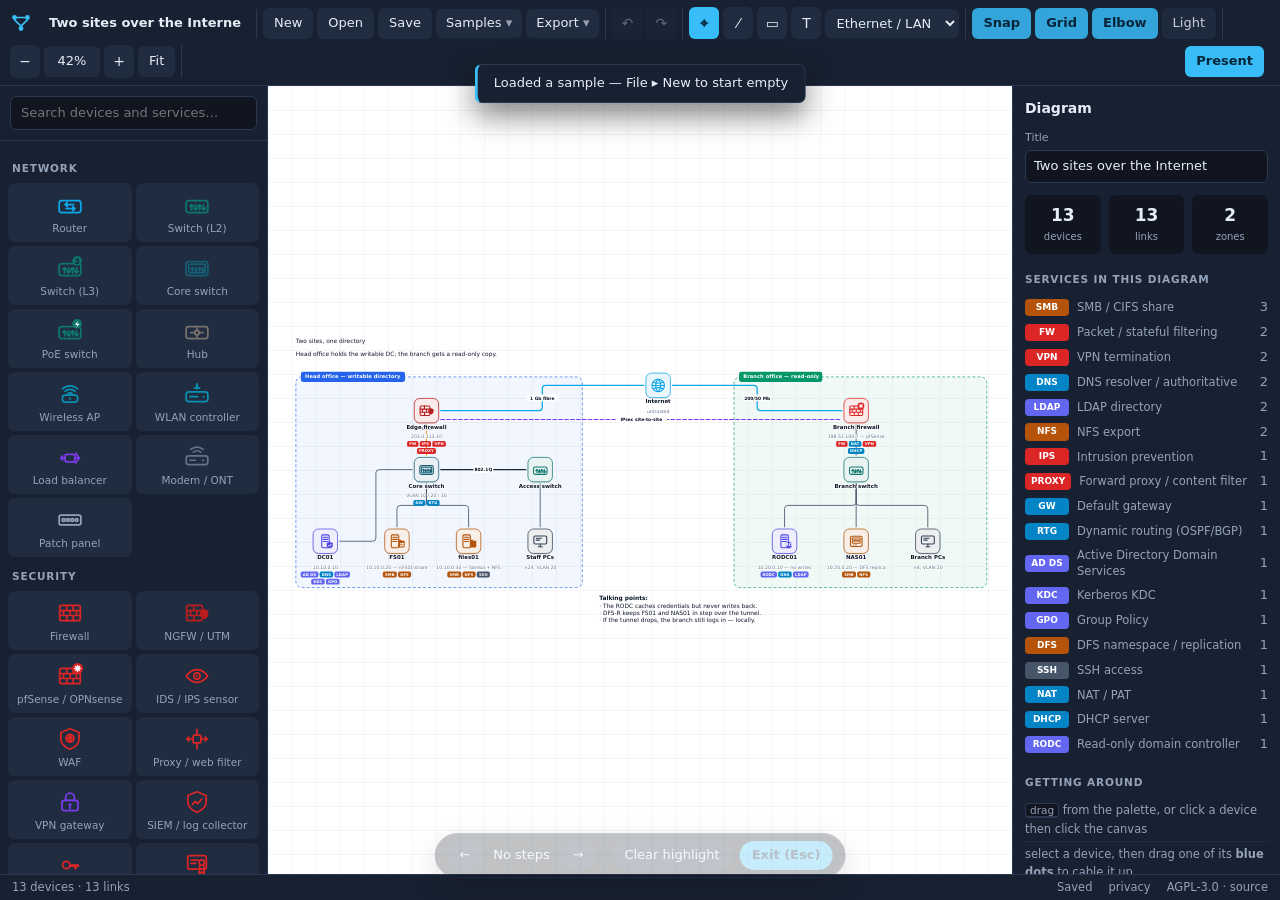
<file: index.html>
<!doctype html>
<!-- TopologyDrafter — Copyright (C) 2026 Jasmin Redžepagić. AGPL-3.0-or-later; source: https://github.com/rjasmin-alg/topologydrafter -->
<html lang="en">
<head>
<meta charset="utf-8">
<meta name="viewport" content="width=device-width, initial-scale=1">
<title>TopologyDrafter</title>
<link rel="stylesheet" href="css/style.css">
<link rel="icon" href="data:image/svg+xml,<svg xmlns='http://www.w3.org/2000/svg' viewBox='0 0 24 24'><rect x='2' y='8' width='20' height='11' rx='3' fill='none' stroke='%230ea5e9' stroke-width='2'/></svg>">
</head>
<body>

<header class="toolbar" id="toolbar">
  <div class="tb-group brand">
    <svg viewBox="0 0 24 24" class="brand-mark" aria-hidden="true">
      <circle cx="5" cy="6" r="2.6"/><circle cx="19" cy="6" r="2.6"/>
      <circle cx="12" cy="18" r="2.6"/>
      <path d="M5 8.6 12 15.4M19 8.6 12 15.4M7.5 6h9"/>
    </svg>
    <input id="doc-title" class="doc-title" value="Untitled topology" spellcheck="false"
           aria-label="Diagram title">
  </div>

  <div class="tb-group">
    <button data-act="new" title="New diagram">New</button>
    <button data-act="open" title="Open a .json topology">Open</button>
    <button data-act="save" title="Save as .json (Ctrl+S)">Save</button>
    <details class="menu"><summary>Samples</summary>
      <div class="menu-body" id="samples-menu"></div>
    </details>
    <details class="menu"><summary>Export</summary>
      <div class="menu-body">
        <button data-act="png2">PNG — 2× (slides)</button>
        <button data-act="png3">PNG — 3× (print)</button>
        <button data-act="pngT">PNG — transparent</button>
        <button data-act="svg">SVG — vector</button>
        <button data-act="copy">Copy image to clipboard</button>
      </div>
    </details>
  </div>

  <div class="tb-group">
    <button data-act="undo" id="btn-undo" title="Undo (Ctrl+Z)" class="icon">↶</button>
    <button data-act="redo" id="btn-redo" title="Redo (Ctrl+Y)" class="icon">↷</button>
  </div>

  <div class="tb-group tools" role="group" aria-label="Tools">
    <button data-tool="select" class="icon on" title="Select and move (V)">⌖</button>
    <button data-tool="link" class="icon" title="Draw links (L)">⁄</button>
    <button data-tool="zone" class="icon" title="Draw a site / zone box (Z)">▭</button>
    <button data-tool="note" class="icon" title="Add text (T)">T</button>
    <select id="link-kind" title="Link type for new cables"></select>
  </div>

  <div class="tb-group">
    <button data-act="snap" id="btn-snap" title="Snap to grid" class="toggle on">Snap</button>
    <button data-act="grid" id="btn-grid" title="Show grid" class="toggle on">Grid</button>
    <button data-act="routing" id="btn-routing" title="Link routing" class="toggle on">Elbow</button>
    <button data-act="theme" id="btn-theme" title="Canvas theme" class="toggle">Light</button>
  </div>

  <div class="tb-group zoom">
    <button data-act="zoom-out" class="icon" title="Zoom out (-)">−</button>
    <button data-act="zoom-reset" id="zoom-level" title="Reset to 100%">100%</button>
    <button data-act="zoom-in" class="icon" title="Zoom in (+)">+</button>
    <button data-act="fit" title="Fit to content (0)">Fit</button>
  </div>

  <div class="tb-group right">
    <button data-act="present" class="primary" title="Presentation mode (P)">Present</button>
  </div>
</header>

<main class="workspace">
  <aside class="rail left" id="palette" aria-label="Device palette"></aside>

  <div class="canvas-wrap">
    <svg id="canvas" xmlns="http://www.w3.org/2000/svg"></svg>
    <div class="canvas-hint" id="placing-hint" hidden></div>
  </div>

  <aside class="rail right" id="inspector" aria-label="Properties"></aside>
</main>

<footer class="statusbar">
  <span id="status-left">Ready</span>
  <span id="status-right"></span>
  <a class="status-src" href="privacy.html" target="_blank">privacy</a>
  <a class="status-src" href="https://github.com/rjasmin-alg/topologydrafter" target="_blank" rel="noopener">AGPL-3.0 · source</a>
</footer>

<div class="present-bar" id="present-bar" hidden>
  <button data-act="step-prev" title="Previous step (←)">←</button>
  <span id="step-label">Step 0</span>
  <button data-act="step-next" title="Next step (→)">→</button>
  <span class="sep"></span>
  <button data-act="clear-focus">Clear highlight</button>
  <button data-act="exit-present" class="primary">Exit (Esc)</button>
</div>

<div class="toast" id="toast" hidden></div>

<script type="module" src="js/main.js"></script>
</body>
</html>
</file>
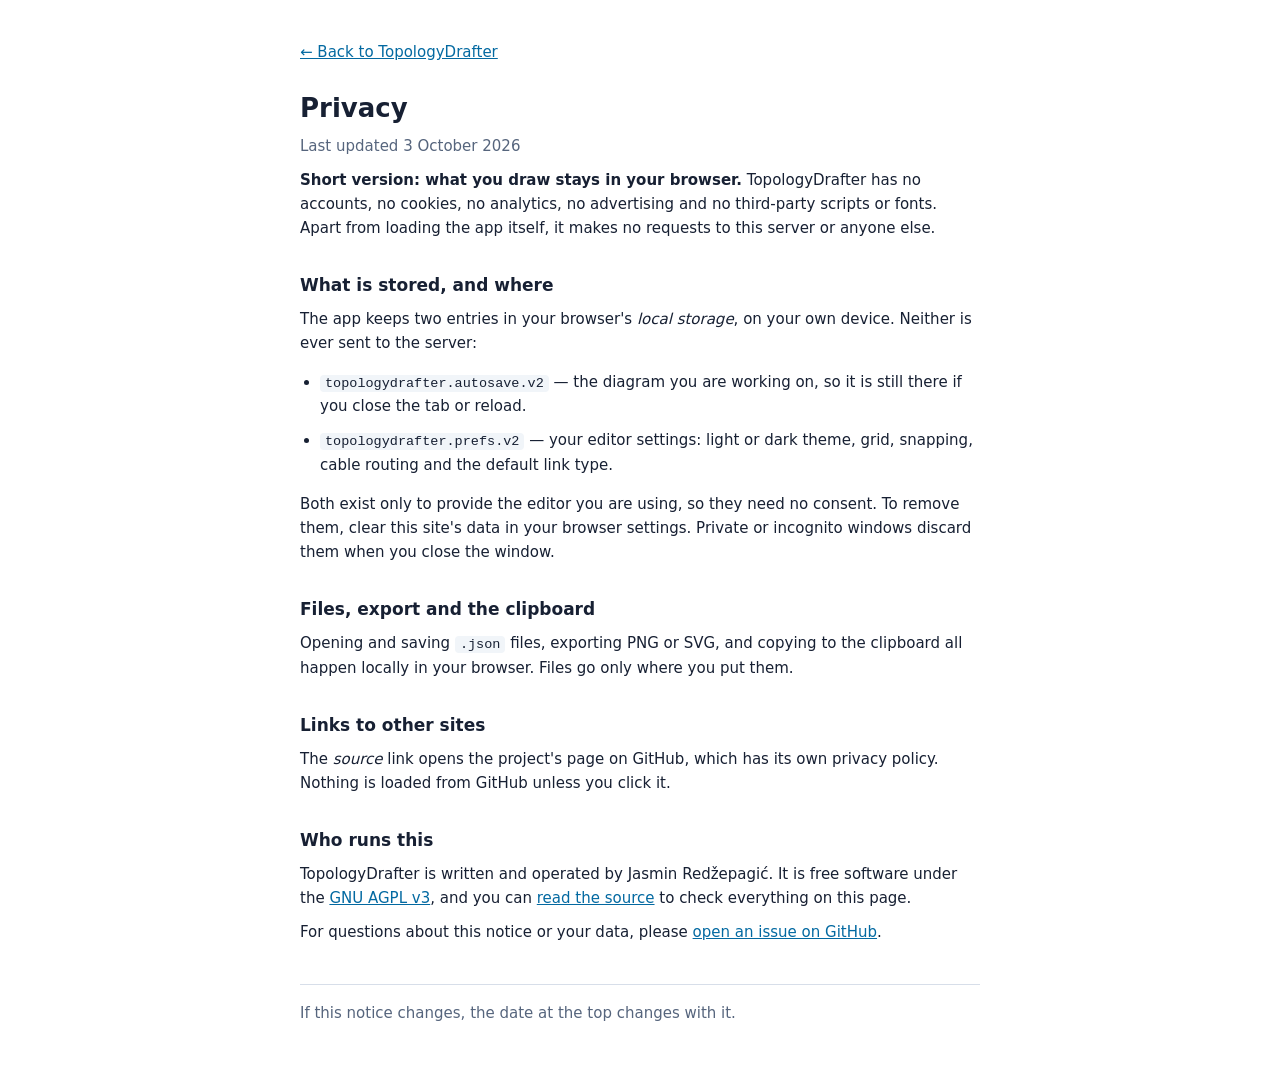
<file: privacy.html>
<!doctype html>
<!-- TopologyDrafter — Copyright (C) 2026 Jasmin Redžepagić. AGPL-3.0-or-later; source: https://github.com/rjasmin-alg/topologydrafter -->
<html lang="en">
<head>
<meta charset="utf-8">
<meta name="viewport" content="width=device-width, initial-scale=1">
<title>Privacy — TopologyDrafter</title>
<link rel="icon" href="data:image/svg+xml,<svg xmlns='http://www.w3.org/2000/svg' viewBox='0 0 24 24'><rect x='2' y='8' width='20' height='11' rx='3' fill='none' stroke='%230ea5e9' stroke-width='2'/></svg>">
<style>
  :root {
    --bg: #10151f;
    --fg: #e6edf7;
    --fg-dim: #93a3ba;
    --line: #2b3a52;
    --accent: #38bdf8;
    --code: #182131;
    color-scheme: dark;
  }
  @media (prefers-color-scheme: light) {
    :root {
      --bg: #ffffff;
      --fg: #172033;
      --fg-dim: #56657d;
      --line: #d7dee9;
      --accent: #0369a1;
      --code: #f1f5f9;
      color-scheme: light;
    }
  }
  body {
    margin: 0;
    background: var(--bg);
    color: var(--fg);
    font: 15px/1.6 system-ui, -apple-system, "Segoe UI", Roboto, sans-serif;
  }
  main { max-width: 680px; margin: 0 auto; padding: 40px 16px 64px; }
  h1 { font-size: 26px; margin: 0 0 4px; }
  h2 { font-size: 17px; margin: 32px 0 8px; }
  p, li { margin: 0 0 10px; }
  ul { padding-left: 20px; }
  a { color: var(--accent); }
  code { background: var(--code); padding: 1px 5px; border-radius: 4px; font-size: 13.5px; }
  .dim { color: var(--fg-dim); }
  .back { display: inline-block; margin-bottom: 24px; }
  footer { margin-top: 40px; padding-top: 16px; border-top: 1px solid var(--line); }
</style>
</head>
<body>
<main>
<a class="back" href="./">← Back to TopologyDrafter</a>

<h1>Privacy</h1>
<p class="dim">Last updated 3 October 2026</p>

<p><strong>Short version: what you draw stays in your browser.</strong> TopologyDrafter has
no accounts, no cookies, no analytics, no advertising and no third-party scripts or fonts.
Apart from loading the app itself, it makes no requests to this server or anyone else.</p>

<h2>What is stored, and where</h2>
<p>The app keeps two entries in your browser's <em>local storage</em>, on your own device.
Neither is ever sent to the server:</p>
<ul>
  <li><code>topologydrafter.autosave.v2</code> — the diagram you are working on, so it is
    still there if you close the tab or reload.</li>
  <li><code>topologydrafter.prefs.v2</code> — your editor settings: light or dark theme, grid,
    snapping, cable routing and the default link type.</li>
</ul>
<p>Both exist only to provide the editor you are using, so they need no consent. To remove
them, clear this site's data in your browser settings. Private or incognito windows discard
them when you close the window.</p>

<h2>Files, export and the clipboard</h2>
<p>Opening and saving <code>.json</code> files, exporting PNG or SVG, and copying to the
clipboard all happen locally in your browser. Files go only where you put them.</p>

<h2>Links to other sites</h2>
<p>The <em>source</em> link opens the project's page on GitHub, which has its own privacy
policy. Nothing is loaded from GitHub unless you click it.</p>

<h2>Who runs this</h2>
<p>TopologyDrafter is written and operated by Jasmin Redžepagić. It is free software under
the <a href="https://github.com/rjasmin-alg/topologydrafter/blob/main/LICENSE">GNU AGPL v3</a>,
and you can <a href="https://github.com/rjasmin-alg/topologydrafter">read the source</a>
to check everything on this page.</p>
<p>For questions about this notice or your data, please
<a href="https://github.com/rjasmin-alg/topologydrafter/issues">open an issue on GitHub</a>.</p>

<footer class="dim">If this notice changes, the date at the top changes with it.</footer>
</main>
</body>
</html>
</file>
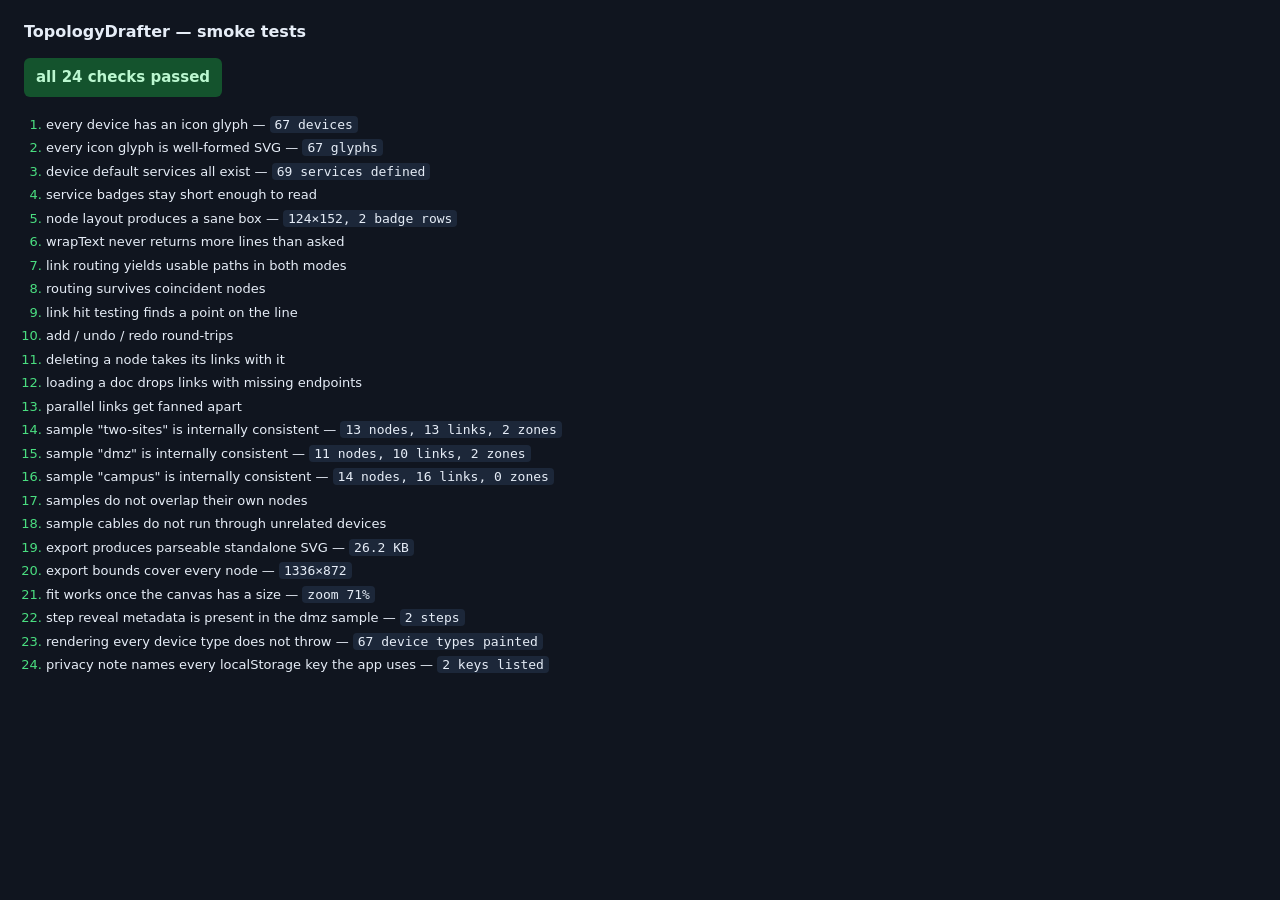
<file: tests/smoke.html>
<!doctype html>
<!-- TopologyDrafter — Copyright (C) 2026 Jasmin Redžepagić. AGPL-3.0-or-later; source: https://github.com/rjasmin-alg/topologydrafter -->
<html lang="en">
<head>
<meta charset="utf-8">
<title>TopologyDrafter — smoke tests</title>
<style>
  body { font: 13px/1.5 system-ui, sans-serif; background: #10151f; color: #e6edf7;
         margin: 0; padding: 20px 24px; }
  h1 { font-size: 16px; margin: 0 0 4px; }
  #summary { font-size: 15px; font-weight: 700; margin: 10px 0 16px; padding: 8px 12px;
             border-radius: 6px; display: inline-block; }
  .ok { background: #14532d; color: #bbf7d0; }
  .bad { background: #7f1d1d; color: #fecaca; }
  ol { padding-left: 22px; margin: 0; }
  li { padding: 2px 0; }
  li.pass::marker { color: #4ade80; }
  li.fail { color: #fca5a5; }
  li.fail::marker { color: #f87171; }
  code { background: #1c2739; padding: 1px 5px; border-radius: 4px; }
  #stage { position: absolute; left: -4000px; top: 0; width: 1200px; height: 800px; }
</style>
</head>
<body>
<h1>TopologyDrafter — smoke tests</h1>
<div id="summary">running…</div>
<ol id="results"></ol>

<!-- Off-screen but really laid out: the renderer and exporter need a live canvas. -->
<div id="stage"><svg id="canvas" xmlns="http://www.w3.org/2000/svg"
     style="width:1200px;height:800px"></svg></div>

<script type="module">
import { SERVICES, DEVICES, LINK_KINDS } from '../js/catalog.js';
import { ICONS, iconFor } from '../js/icons.js';
import { layoutNode, routeLink, distanceToPolyline, wrapText, HALF } from '../js/geom.js';
import {
  state, newDoc, loadDoc, addNode, addLink, commit, undo, redo, removeIds, changed, maxStep,
  STORAGE_KEYS,
} from '../js/state.js';
import { initRenderer, render } from '../js/render.js';
import { initInteractions, contentBounds, fitToContent } from '../js/interact.js';
import { buildSvg } from '../js/exporters.js';
import { SAMPLES, makeSample } from '../js/samples.js';

const results = [];
function check(name, fn) {
  try {
    const detail = fn();
    results.push({ name, pass: true, detail: detail || '' });
  } catch (err) {
    results.push({ name, pass: false, detail: err.message });
  }
}
const assert = (cond, msg) => { if (!cond) throw new Error(msg); };

const canvas = document.querySelector('#canvas');
initRenderer(canvas);
initInteractions(canvas);

// ---------------------------------------------------------------- catalog ---
check('every device has an icon glyph', () => {
  const missing = Object.values(DEVICES).filter((d) => !ICONS[d.icon]);
  assert(!missing.length, `no glyph for: ${missing.map((d) => `${d.id}/${d.icon}`).join(', ')}`);
  return `${Object.keys(DEVICES).length} devices`;
});

check('every icon glyph is well-formed SVG', () => {
  const parser = new DOMParser();
  for (const key of Object.keys(ICONS)) {
    const doc = parser.parseFromString(
      `<svg xmlns="http://www.w3.org/2000/svg">${iconFor(key)}</svg>`, 'image/svg+xml');
    assert(!doc.querySelector('parsererror'), `${key}: ${doc.querySelector('parsererror')?.textContent}`);
  }
  return `${Object.keys(ICONS).length} glyphs`;
});

check('device default services all exist', () => {
  for (const d of Object.values(DEVICES)) {
    for (const s of d.services) assert(SERVICES[s], `${d.id} references unknown service "${s}"`);
  }
  return `${Object.keys(SERVICES).length} services defined`;
});

check('service badges stay short enough to read', () => {
  const tooLong = Object.values(SERVICES).filter((s) => s.short.length > 6);
  assert(!tooLong.length, `too long: ${tooLong.map((s) => s.short).join(', ')}`);
});

// ------------------------------------------------------------------ layout --
check('node layout produces a sane box', () => {
  const node = {
    id: 'x', type: 'dc', x: 100, y: 100, label: 'A very long domain controller name',
    sublabel: '10.0.0.1', services: ['adds', 'dns', 'ldap', 'kerberos', 'gpo', 'smb'], step: 0,
  };
  const L = layoutNode(node, SERVICES);
  assert(L.box.h > 58, 'box should be taller than the tile');
  assert(L.labelLines.length <= 2, 'label should wrap to at most 2 lines');
  assert(L.chipRows.length >= 2, 'six badges should wrap onto multiple rows');
  for (const row of L.chipRows) {
    const w = row.chips.reduce((s, c) => s + c.w, 0);
    assert(w <= 130, `badge row overflows: ${w}`);
  }
  return `${L.box.w}×${Math.round(L.box.h)}, ${L.chipRows.length} badge rows`;
});

check('wrapText never returns more lines than asked', () => {
  const lines = wrapText('one two three four five six seven eight', '13px sans-serif', 80, 2);
  assert(lines.length <= 2, `got ${lines.length} lines`);
});

// ----------------------------------------------------------------- routing --
check('link routing yields usable paths in both modes', () => {
  const a = { x: 0, y: 0 };
  const b = { x: 300, y: 160 };
  for (const routing of ['orthogonal', 'straight']) {
    const r = routeLink(a, b, { routing });
    assert(/^M[-\d. ]+/.test(r.d), `${routing}: bad path "${r.d}"`);
    assert(Number.isFinite(r.mid.x) && Number.isFinite(r.mid.y), `${routing}: bad midpoint`);
    assert(r.points.length >= 2, `${routing}: not enough points`);
    assert(!/NaN/.test(r.d), `${routing}: NaN in path`);
  }
});

check('routing survives coincident nodes', () => {
  const r = routeLink({ x: 50, y: 50 }, { x: 50, y: 50 }, { routing: 'orthogonal' });
  assert(!/NaN/.test(r.d), `NaN in path "${r.d}"`);
});

check('link hit testing finds a point on the line', () => {
  const r = routeLink({ x: 0, y: 0 }, { x: 200, y: 0 }, { routing: 'orthogonal' });
  assert(distanceToPolyline(r.points, 100, 0) < 1, 'midpoint should be on the line');
  assert(distanceToPolyline(r.points, 100, 90) > 50, 'far point should not be on the line');
});

// ------------------------------------------------------------------- state --
check('add / undo / redo round-trips', () => {
  loadDoc(newDoc('test'));
  commit('add');
  const a = addNode('dc', 0, 0);
  const b = addNode('switch-l2', 200, 0);
  addLink(a.id, b.id);
  changed();
  assert(state.doc.nodes.length === 2 && state.doc.links.length === 1, 'setup failed');
  undo();
  assert(state.doc.nodes.length === 0, `undo left ${state.doc.nodes.length} nodes`);
  redo();
  assert(state.doc.nodes.length === 2 && state.doc.links.length === 1, 'redo did not restore');
});

check('deleting a node takes its links with it', () => {
  loadDoc(newDoc('test'));
  const a = addNode('dc', 0, 0);
  const b = addNode('switch-l2', 200, 0);
  addLink(a.id, b.id);
  removeIds([a.id]);
  assert(state.doc.links.length === 0, `${state.doc.links.length} orphaned links remain`);
});

check('loading a doc drops links with missing endpoints', () => {
  loadDoc({ nodes: [{ id: 'n1', type: 'dc', x: 0, y: 0, label: 'A' }],
            links: [{ id: 'l1', from: 'n1', to: 'ghost' }], zones: [], notes: [] });
  assert(state.doc.links.length === 0, 'dangling link survived the load');
});

check('parallel links get fanned apart', () => {
  loadDoc(newDoc('test'));
  const a = addNode('switch-core', 0, 0);
  const b = addNode('switch-core', 300, 0);
  const l1 = addLink(a.id, b.id);
  const l2 = addLink(a.id, b.id);
  assert(l1.offset !== l2.offset, 'two links between the same pair would overlap exactly');
});

// ----------------------------------------------------------------- samples --
for (const sample of SAMPLES) {
  check(`sample "${sample.id}" is internally consistent`, () => {
    const doc = makeSample(sample.id);
    const ids = new Set(doc.nodes.map((n) => n.id));
    for (const l of doc.links) {
      assert(ids.has(l.from) && ids.has(l.to), `link ${l.id} points at a missing node`);
      assert(LINK_KINDS[l.kind], `link ${l.id} has unknown kind "${l.kind}"`);
    }
    for (const n of doc.nodes) {
      assert(DEVICES[n.type], `node ${n.id} has unknown type "${n.type}"`);
      for (const s of n.services) assert(SERVICES[s], `node ${n.label} has unknown service "${s}"`);
    }
    return `${doc.nodes.length} nodes, ${doc.links.length} links, ${doc.zones.length} zones`;
  });
}

check('samples do not overlap their own nodes', () => {
  const complaints = [];
  for (const sample of SAMPLES) {
    const doc = makeSample(sample.id);
    const boxes = doc.nodes.map((n) => ({ n, b: layoutNode(n, SERVICES).box }));
    for (let i = 0; i < boxes.length; i += 1) {
      for (let j = i + 1; j < boxes.length; j += 1) {
        const a = boxes[i].b;
        const c = boxes[j].b;
        if (a.x < c.x + c.w && a.x + a.w > c.x && a.y < c.y + c.h && a.y + a.h > c.y) {
          complaints.push(`${sample.id}: ${boxes[i].n.label} ↔ ${boxes[j].n.label}`);
        }
      }
    }
  }
  assert(!complaints.length, complaints.join('; '));
});

check('sample cables do not run through unrelated devices', () => {
  const complaints = [];
  for (const sample of SAMPLES) {
    const doc = makeSample(sample.id);
    const byId = new Map(doc.nodes.map((n) => [n.id, n]));
    for (const l of doc.links) {
      const route = routeLink(byId.get(l.from), byId.get(l.to), { offset: l.offset || 0 });
      for (const n of doc.nodes) {
        if (n.id === l.from || n.id === l.to) continue;
        if (distanceToPolyline(route.points, n.x, n.y) < HALF) {
          complaints.push(`${sample.id}: ${byId.get(l.from).label}→${byId.get(l.to).label} crosses ${n.label}`);
        }
      }
    }
  }
  assert(!complaints.length, complaints.join('; '));
});

// ------------------------------------------------------------------ export --
check('export produces parseable standalone SVG', () => {
  loadDoc(makeSample('two-sites'));
  render();
  const svgText = buildSvg();
  const doc = new DOMParser().parseFromString(svgText, 'image/svg+xml');
  const err = doc.querySelector('parsererror');
  assert(!err, err?.textContent?.slice(0, 200));
  assert(doc.documentElement.getAttribute('viewBox'), 'no viewBox');
  assert(!/sel-ring|class="handle"|marquee/.test(svgText), 'editor chrome leaked into the export');
  assert(svgText.includes('<style>'), 'export carries no styling');
  return `${(svgText.length / 1024).toFixed(1)} KB`;
});

check('export bounds cover every node', () => {
  loadDoc(makeSample('campus'));
  render();
  const b = contentBounds(0);
  for (const n of state.doc.nodes) {
    const box = layoutNode(n, SERVICES).box;
    assert(box.x >= b.x - 1 && box.x + box.w <= b.x + b.w + 1
      && box.y >= b.y - 1 && box.y + box.h <= b.y + b.h + 1, `${n.label} falls outside the export`);
  }
  return `${Math.round(b.w)}×${Math.round(b.h)}`;
});

check('fit works once the canvas has a size', () => {
  loadDoc(makeSample('dmz'));
  assert(fitToContent() === true, 'fit reported no viewport');
  assert(state.view.k > 0.1 && state.view.k <= 2, `implausible zoom ${state.view.k}`);
  return `zoom ${Math.round(state.view.k * 100)}%`;
});

check('step reveal metadata is present in the dmz sample', () => {
  loadDoc(makeSample('dmz'));
  assert(maxStep() >= 2, `expected staged reveal, got max step ${maxStep()}`);
  return `${maxStep()} steps`;
});

check('rendering every device type does not throw', () => {
  loadDoc(newDoc('all devices'));
  Object.keys(DEVICES).forEach((type, i) => {
    addNode(type, (i % 12) * 160, Math.floor(i / 12) * 200, {
      services: Object.keys(SERVICES).slice(0, 4),
    });
  });
  render();
  const painted = canvas.querySelectorAll('#layer-nodes > g').length;
  assert(painted === Object.keys(DEVICES).length, `painted ${painted} of ${Object.keys(DEVICES).length}`);
  return `${painted} device types painted`;
});

// ---------------------------------------------------------------- privacy ---
const privacyHtml = await fetch('../privacy.html').then((r) => (r.ok ? r.text() : '')).catch(() => '');
check('privacy note names every localStorage key the app uses', () => {
  assert(privacyHtml, 'privacy.html did not load');
  const missing = STORAGE_KEYS.filter((k) => !privacyHtml.includes(k));
  assert(!missing.length, `not in privacy.html: ${missing.join(', ')}`);
  return `${STORAGE_KEYS.length} keys listed`;
});

// ----------------------------------------------------------------- report ---
const failed = results.filter((r) => !r.pass);
document.querySelector('#results').innerHTML = results.map((r) =>
  `<li class="${r.pass ? 'pass' : 'fail'}">${r.name}${r.detail ? ` — <code>${r.detail}</code>` : ''}</li>`).join('');
const summary = document.querySelector('#summary');
summary.className = failed.length ? 'bad' : 'ok';
summary.textContent = failed.length
  ? `${failed.length} of ${results.length} checks FAILED`
  : `all ${results.length} checks passed`;
document.title = failed.length ? `FAIL (${failed.length})` : 'PASS';
</script>
</body>
</html>
</file>
<file: css/style.css>
/* SPDX-License-Identifier: AGPL-3.0-or-later
   Copyright (C) 2026 Jasmin Redžepagić */

/* App chrome. The canvas styles itself (see js/render.js CANVAS_CSS) so that
   exported SVG carries its own look. */

:root {
  --bg: #10151f;
  --bg-2: #182131;
  --bg-3: #202c40;
  --line: #2b3a52;
  --fg: #e6edf7;
  --fg-dim: #93a3ba;
  --accent: #38bdf8;
  --accent-ink: #06263a;
  --danger: #f87171;
  --radius: 8px;
  --rail: 268px;
  color-scheme: dark;
}

* { box-sizing: border-box; }

html, body {
  height: 100%;
  margin: 0;
  background: var(--bg);
  color: var(--fg);
  font: 13px/1.45 system-ui, -apple-system, "Segoe UI", Roboto, sans-serif;
  overflow: hidden;
}

body { display: flex; flex-direction: column; }

button, input, select, textarea { font: inherit; color: inherit; }

/* --------------------------------------------------------------- toolbar -- */
.toolbar {
  display: flex;
  align-items: center;
  gap: 6px;
  padding: 7px 10px;
  background: var(--bg-2);
  border-bottom: 1px solid var(--line);
  flex-wrap: wrap;
  z-index: 20;
}

.tb-group {
  display: flex;
  align-items: center;
  gap: 4px;
  padding-right: 6px;
  border-right: 1px solid var(--line);
}
.tb-group:last-child { border-right: 0; }
.tb-group.right { margin-left: auto; border-right: 0; }

.brand { gap: 8px; }
.brand-mark {
  width: 22px; height: 22px; flex: none;
  fill: none; stroke: var(--accent); stroke-width: 1.8;
  stroke-linecap: round;
}
.brand-mark circle { fill: var(--accent); stroke: none; }

.doc-title {
  background: transparent;
  border: 1px solid transparent;
  border-radius: 6px;
  padding: 4px 8px;
  width: 210px;
  font-weight: 600;
}
.doc-title:hover { border-color: var(--line); }
.doc-title:focus { outline: none; border-color: var(--accent); background: var(--bg); }

.toolbar button, .toolbar select {
  background: var(--bg-3);
  border: 1px solid transparent;
  border-radius: 6px;
  padding: 5px 10px;
  cursor: pointer;
  white-space: nowrap;
}
.toolbar button:hover, .toolbar select:hover { background: #2a3a55; }
.toolbar button:active { transform: translateY(1px); }
.toolbar button.icon { min-width: 30px; padding: 5px 6px; text-align: center; font-size: 14px; }
.toolbar button.on, .toolbar button.toggle.on {
  background: var(--accent); color: var(--accent-ink); font-weight: 600;
}
.toolbar button.toggle { opacity: .85; }
.toolbar button.primary { background: var(--accent); color: var(--accent-ink); font-weight: 600; }
.toolbar button:disabled { opacity: .35; cursor: default; }
.toolbar select { padding: 5px 6px; }
#zoom-level { min-width: 56px; font-variant-numeric: tabular-nums; }

/* dropdown menus */
.menu { position: relative; }
.menu > summary {
  list-style: none;
  background: var(--bg-3);
  border-radius: 6px;
  padding: 5px 10px;
  cursor: pointer;
  user-select: none;
}
.menu > summary::-webkit-details-marker { display: none; }
.menu > summary::after { content: " ▾"; opacity: .6; }
.menu[open] > summary { background: var(--accent); color: var(--accent-ink); }
.menu-body {
  position: absolute;
  top: calc(100% + 6px);
  left: 0;
  min-width: 230px;
  background: var(--bg-2);
  border: 1px solid var(--line);
  border-radius: var(--radius);
  padding: 6px;
  box-shadow: 0 14px 34px rgba(0, 0, 0, .5);
  z-index: 40;
  display: flex;
  flex-direction: column;
  gap: 2px;
}
.menu-body button {
  background: transparent;
  text-align: left;
  width: 100%;
  border-radius: 5px;
  padding: 7px 9px;
}
.menu-body button:hover { background: var(--bg-3); }
.menu-body small { display: block; color: var(--fg-dim); font-size: 11px; }

/* ------------------------------------------------------------- workspace -- */
.workspace { flex: 1; display: flex; min-height: 0; }

.rail {
  width: var(--rail);
  flex: none;
  background: var(--bg-2);
  display: flex;
  flex-direction: column;
  min-height: 0;
}
.rail.left { border-right: 1px solid var(--line); }
.rail.right { border-left: 1px solid var(--line); overflow-y: auto; }

.canvas-wrap { flex: 1; position: relative; min-width: 0; }
#canvas { position: absolute; inset: 0; width: 100%; height: 100%; touch-action: none; }

.canvas-hint {
  position: absolute;
  left: 50%;
  bottom: 18px;
  transform: translateX(-50%);
  background: var(--accent);
  color: var(--accent-ink);
  padding: 6px 14px;
  border-radius: 999px;
  font-weight: 600;
  pointer-events: none;
  box-shadow: 0 6px 20px rgba(0, 0, 0, .4);
}

/* --------------------------------------------------------------- palette -- */
.palette-search { padding: 10px; border-bottom: 1px solid var(--line); }
.palette-search input {
  width: 100%;
  background: var(--bg);
  border: 1px solid var(--line);
  border-radius: 6px;
  padding: 7px 10px;
}
.palette-search input:focus { outline: none; border-color: var(--accent); }

.palette-list { overflow-y: auto; padding: 8px 8px 20px; flex: 1; }
.palette-group h3 {
  margin: 12px 4px 6px;
  font-size: 10.5px;
  text-transform: uppercase;
  letter-spacing: .08em;
  color: var(--fg-dim);
}
.palette-grid { display: grid; grid-template-columns: 1fr 1fr; gap: 4px; }

.palette-item {
  display: flex;
  flex-direction: column;
  align-items: center;
  gap: 4px;
  background: var(--bg-3);
  border: 1px solid transparent;
  border-radius: 7px;
  padding: 8px 4px 6px;
  cursor: grab;
  text-align: center;
}
.palette-item:hover { border-color: var(--accent); background: #26344c; }
.palette-item.armed { border-color: var(--accent); background: var(--accent); }
.palette-item.armed .pal-label { color: var(--accent-ink); font-weight: 600; }
.palette-item.armed .pal-ico { color: var(--accent-ink) !important; }
.pal-ico { width: 26px; height: 26px; }
.pal-ico .f { fill: currentColor; stroke: none; }
.pal-ico .t { fill: var(--bg-2); stroke: none; font-size: 7px; font-weight: 700; text-anchor: middle; }
.pal-label { font-size: 10.5px; line-height: 1.25; color: var(--fg-dim); }
.palette-empty { color: var(--fg-dim); padding: 16px 8px; }

/* ------------------------------------------------------------- inspector -- */
.panel { padding: 12px 12px 32px; }
.panel h2 {
  margin: 0 0 12px;
  font-size: 14px;
  display: flex;
  align-items: center;
  gap: 8px;
}
.panel h3 {
  margin: 18px 0 8px;
  font-size: 10.5px;
  text-transform: uppercase;
  letter-spacing: .08em;
  color: var(--fg-dim);
  display: flex;
  justify-content: space-between;
  align-items: baseline;
}
.panel h3 small { text-transform: none; letter-spacing: 0; }
.accent-dot { width: 10px; height: 10px; border-radius: 3px; display: inline-block; }

.fld { display: block; margin-bottom: 10px; }
.fld > span {
  display: block;
  font-size: 11px;
  color: var(--fg-dim);
  margin-bottom: 4px;
}
.fld > span em {
  font-style: normal;
  display: inline-block;
  width: 13px; height: 13px;
  line-height: 13px;
  text-align: center;
  border-radius: 50%;
  background: var(--bg-3);
  cursor: help;
  font-size: 10px;
}
.fld input[type=text], .fld input[type=number], .fld input[type=search],
.fld select, .fld textarea {
  width: 100%;
  background: var(--bg);
  border: 1px solid var(--line);
  border-radius: 6px;
  padding: 6px 8px;
}
.fld textarea { resize: vertical; font: inherit; }
.fld input:focus, .fld select:focus, .fld textarea:focus {
  outline: none;
  border-color: var(--accent);
}
.fld input[type=range] { width: 100%; }
.fld input[type=color] { width: 100%; height: 30px; background: var(--bg); border: 1px solid var(--line); border-radius: 6px; }
.fld small { color: var(--fg-dim); font-size: 10.5px; }
.fld.inline { display: flex; align-items: center; gap: 8px; }
.fld.inline > span { margin: 0; }
.grid2 { display: grid; grid-template-columns: 1fr 1fr; gap: 8px; }

.svc-filter {
  width: 100%;
  background: var(--bg);
  border: 1px solid var(--line);
  border-radius: 6px;
  padding: 5px 8px;
  margin-bottom: 8px;
}
.svc-filter:focus { outline: none; border-color: var(--accent); }
.svc-group { margin-bottom: 10px; }
.svc-group h4 {
  margin: 0 0 5px;
  font-size: 10px;
  text-transform: uppercase;
  letter-spacing: .06em;
}
.svc-wrap { display: flex; flex-wrap: wrap; gap: 4px; }
.svc {
  background: var(--bg);
  border: 1px solid var(--line);
  color: var(--fg-dim);
  border-radius: 4px;
  padding: 3px 7px;
  font-size: 10px;
  font-weight: 700;
  letter-spacing: .03em;
  cursor: pointer;
}
.svc:hover { border-color: var(--svc); color: var(--fg); }
.svc.on { background: var(--svc); border-color: var(--svc); color: #fff; }
.svc.partial {
  background: transparent;
  border-color: var(--svc);
  color: var(--svc);
  border-style: dashed;
}

.btn-row { display: flex; flex-wrap: wrap; gap: 6px; margin-top: 14px; }
.btn-row button {
  flex: 1 1 auto;
  background: var(--bg-3);
  border: 1px solid transparent;
  border-radius: 6px;
  padding: 7px 10px;
  cursor: pointer;
}
.btn-row button:hover { background: #2a3a55; }
.btn-row button.danger { color: var(--danger); }
.btn-row button.danger:hover { background: #3a2129; }

.align-grid { display: grid; grid-template-columns: repeat(4, 1fr); gap: 5px; }
.align-grid button {
  background: var(--bg-3);
  border: 0;
  border-radius: 6px;
  padding: 8px 0;
  cursor: pointer;
  font-size: 14px;
}
.align-grid button:hover { background: var(--accent); color: var(--accent-ink); }

.swatches { display: flex; gap: 6px; }
.zone-swatch {
  width: 26px; height: 26px;
  border-radius: 6px;
  border: 2px solid transparent;
  background: var(--zc);
  cursor: pointer;
}
.zone-swatch.on { border-color: var(--fg); }

.stat-row { display: flex; gap: 8px; margin: 12px 0; }
.stat-row div {
  flex: 1;
  background: var(--bg);
  border-radius: 7px;
  padding: 8px;
  text-align: center;
}
.stat-row b { display: block; font-size: 17px; }
.stat-row span { font-size: 10px; color: var(--fg-dim); }

.legend { list-style: none; margin: 0; padding: 0; }
.legend li { display: flex; align-items: center; gap: 8px; padding: 3px 0; }
.chip-swatch {
  font-size: 9px;
  font-weight: 700;
  color: #fff;
  border-radius: 4px;
  padding: 2px 6px;
  min-width: 44px;
  text-align: center;
}
.legend-label { flex: 1; color: var(--fg-dim); font-size: 11.5px; }
.legend-count { color: var(--fg-dim); font-variant-numeric: tabular-nums; }

.endpoints {
  background: var(--bg);
  border-radius: 6px;
  padding: 8px 10px;
  margin: 0 0 12px;
}
.endpoints span { color: var(--fg-dim); margin: 0 4px; }

.hint { color: var(--fg-dim); font-size: 11.5px; line-height: 1.6; }
.hint.keys { list-style: none; padding: 0; margin: 0; }
.hint.keys li { padding: 3px 0; border-bottom: 1px solid var(--bg-3); }
kbd {
  background: var(--bg);
  border: 1px solid var(--line);
  border-bottom-width: 2px;
  border-radius: 4px;
  padding: 0 4px;
  font: inherit;
  font-size: 10.5px;
}

/* ------------------------------------------------------------ status bar -- */
.statusbar {
  display: flex;
  justify-content: space-between;
  padding: 4px 12px;
  background: var(--bg-2);
  border-top: 1px solid var(--line);
  color: var(--fg-dim);
  font-size: 11.5px;
}
#status-right { margin-left: auto; }
.status-src { color: inherit; text-decoration: none; margin-left: 16px; }
.status-src:hover { text-decoration: underline; }

/* --------------------------------------------------------------- present -- */
body.presenting .toolbar,
body.presenting .rail,
body.presenting .statusbar { display: none; }

.present-bar {
  position: fixed;
  left: 50%;
  bottom: 22px;
  transform: translateX(-50%);
  display: flex;
  align-items: center;
  gap: 8px;
  background: rgba(16, 21, 31, .92);
  border: 1px solid var(--line);
  border-radius: 999px;
  padding: 7px 12px;
  box-shadow: 0 12px 34px rgba(0, 0, 0, .45);
  z-index: 60;
  opacity: .28;
  transition: opacity .18s;
}
.present-bar:hover { opacity: 1; }
.present-bar button {
  background: var(--bg-3);
  border: 0;
  border-radius: 999px;
  padding: 5px 12px;
  cursor: pointer;
}
.present-bar button.primary { background: var(--accent); color: var(--accent-ink); font-weight: 600; }
.present-bar .sep { width: 1px; height: 18px; background: var(--line); }
#step-label { font-variant-numeric: tabular-nums; min-width: 62px; text-align: center; }

/* ----------------------------------------------------------------- toast -- */
.toast {
  position: fixed;
  left: 50%;
  top: 64px;
  transform: translateX(-50%);
  background: var(--bg-2);
  border: 1px solid var(--line);
  border-left: 3px solid var(--accent);
  border-radius: 7px;
  padding: 9px 16px;
  box-shadow: 0 12px 30px rgba(0, 0, 0, .5);
  z-index: 80;
}
.toast.error { border-left-color: var(--danger); }

@media (max-width: 1100px) {
  :root { --rail: 220px; }
}
</file>
